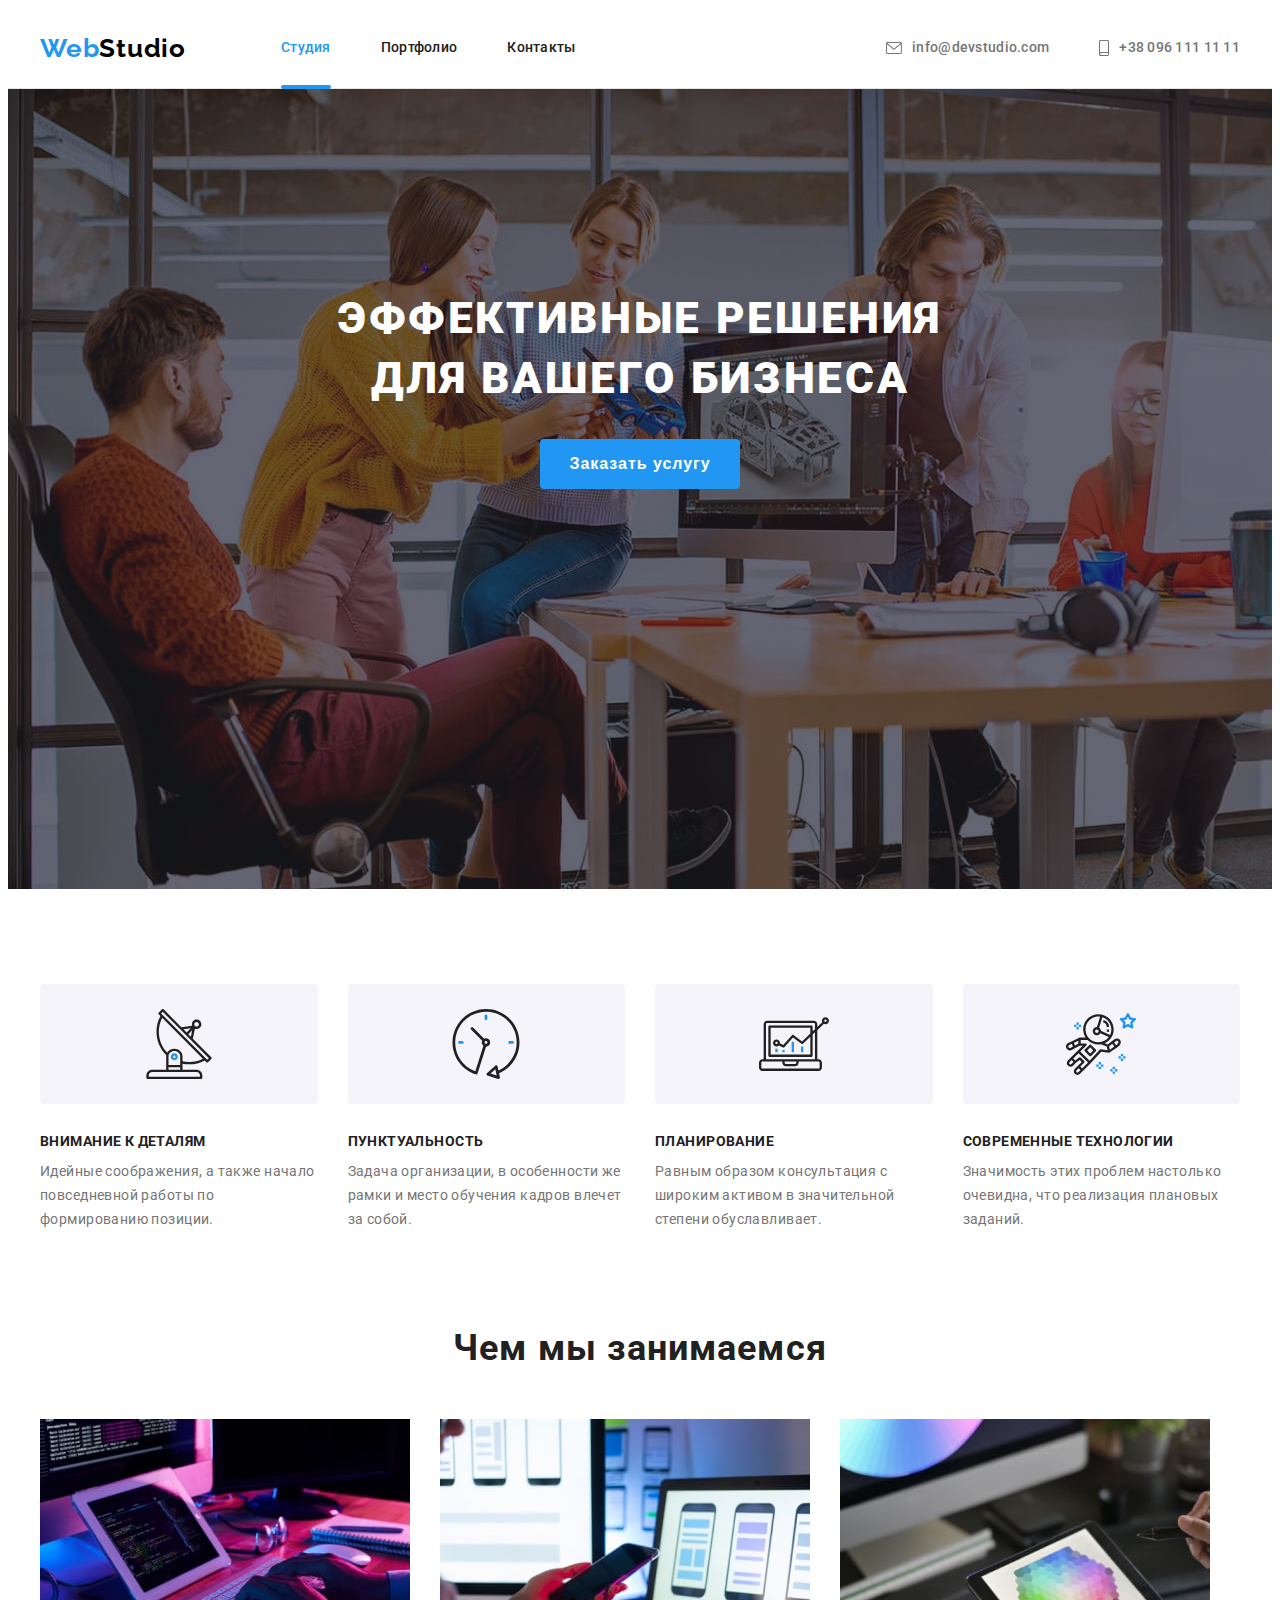
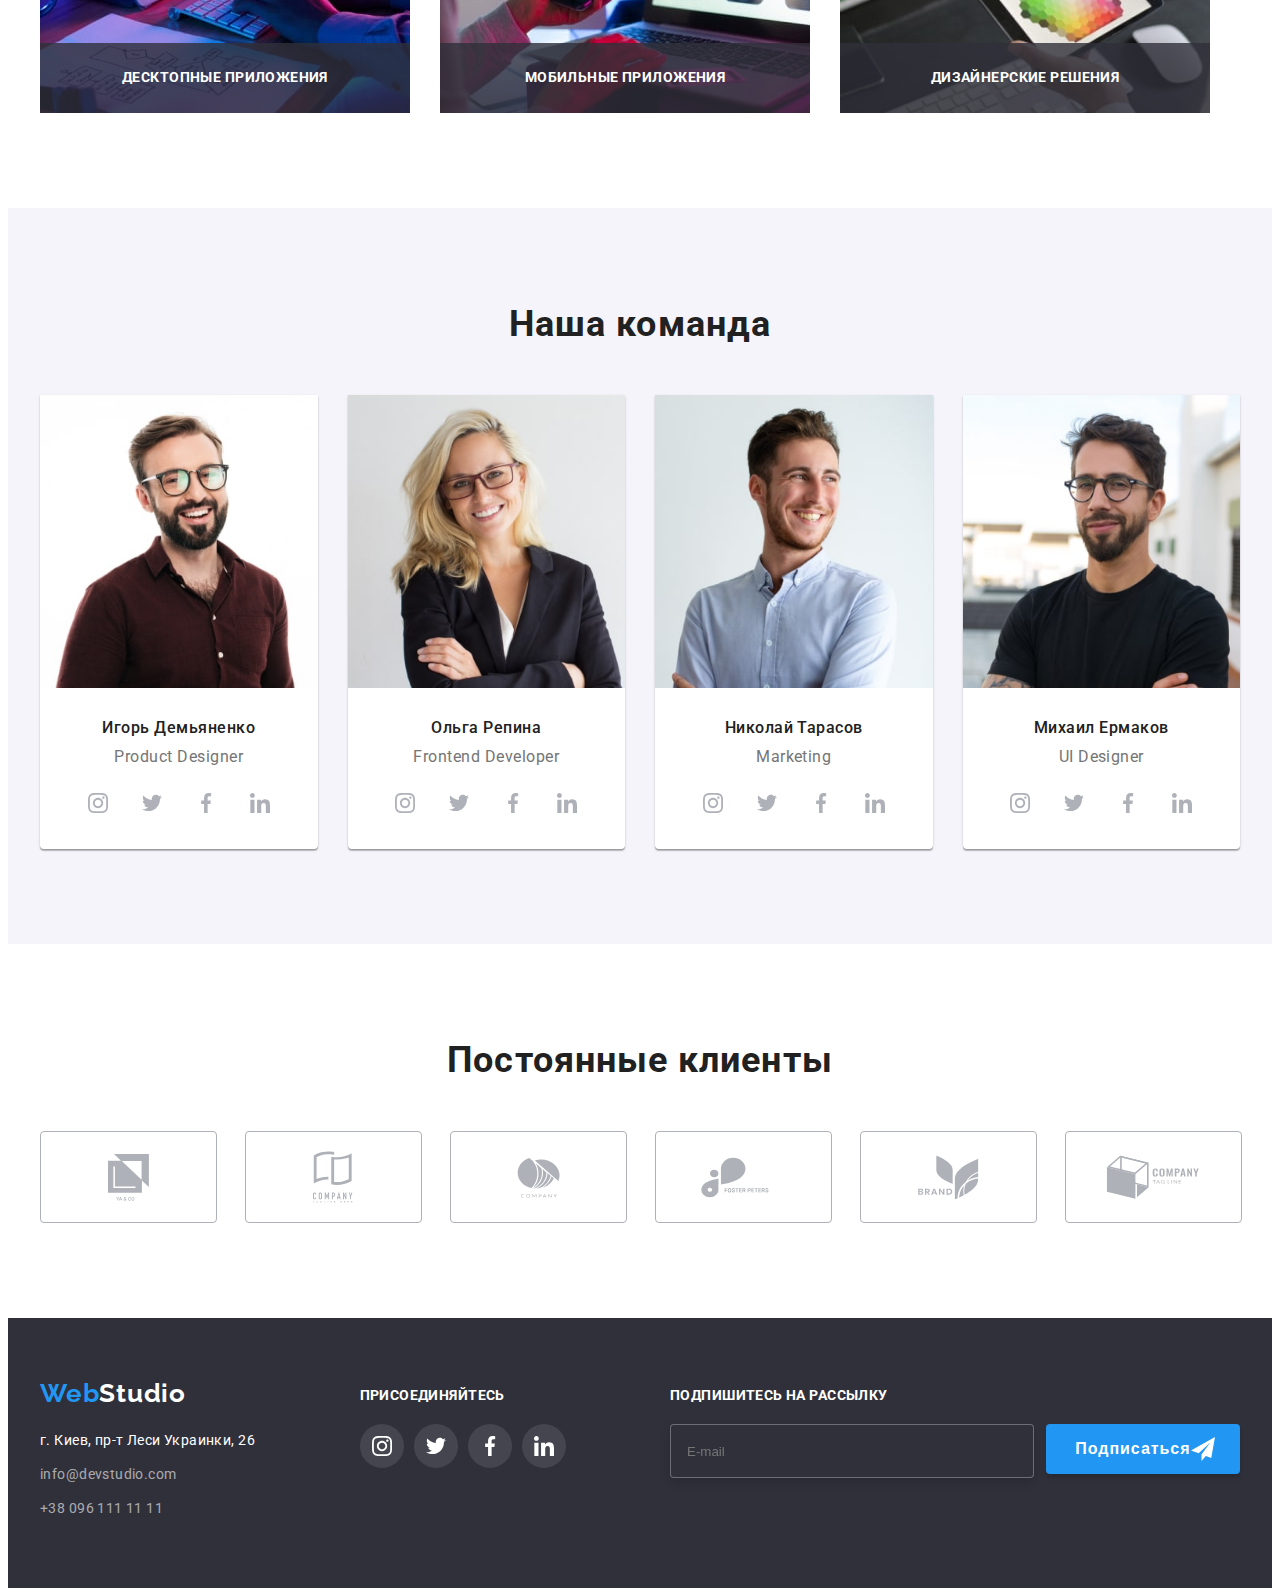
<file: index.html>
<!DOCTYPE html>
<html lang="ru">
  <head>
    <meta charset="UTF-8" />
    <meta http-equiv="X-UA-Compatible" content="IE=edge" />
    <meta name="viewport" content="width=device-width, initial-scale=1.0" />
    <title>Web Studio</title>
    <link rel="preconnect" href="https://fonts.googleapis.com" />
    <link rel="preconnect" href="https://fonts.gstatic.com" crossorigin />
    <link
      href="https://fonts.googleapis.com/css2?family=Raleway:wght@700&family=Roboto:wght@400;500;700;900&display=swap"
      rel="stylesheet"
    />
    <link
      rel="stylesheet"
      href="https://cdnjs.cloudflare.com/ajax/libs/modern-normalize/1.1.0/modern-normalize.min.css"
      integrity="sha512-wpPYUAdjBVSE4KJnH1VR1HeZfpl1ub8YT/NKx4PuQ5NmX2tKuGu6U/JRp5y+Y8XG2tV+wKQpNHVUX03MfMFn9Q=="
      crossorigin="anonymous"
      referrerpolicy="no-referrer"
    />
    <link rel="stylesheet" href="./css/main.min.css" />
  </head>

  <body>
    <!-----------------шапка сайта-------------->
    <header class="header">
      <div class="container">
        <nav class="header-navigation">
          <a lang="en" href="" class="site__logo link"> <span class="logo-web">Web</span>Studio</a>
          <ul class="header-list list">
            <li class="header-list__item">
              <a class="header-list__link link current" href="./index.html">Студия</a>
            </li>
            <li class="header-list__item">
              <a class="header-list__link link" href="./portfolio.html">Портфолио</a>
            </li>
            <li class="header-list__item">
              <a class="header-list__link link" href="">Контакты</a>
            </li>
          </ul>
        </nav>
        <div class="header-info">
          <a class="header-info__mail link" href="mailto:info@devstudio.com">
            <svg class="icon-contact" width="16" height="12">
              <use href="./images/sprite.svg#icon-envelope"></use>
            </svg>
            info@devstudio.com</a
          >
          <a class="header-info__tel link" href="tel:+380961111111">
            <svg class="icon-contact" width="10" height="16">
              <use href="./images/sprite.svg#icon-smartphone"></use>
            </svg>
            +38 096 111 11 11</a
          >
        </div>
        <button class="menu-open" data-menu-open>
          <svg width="24" height="16">
            <use href="./images/sprite.svg#icon-menu"></use>
          </svg>
        </button>
      </div>
      <div class="mob-menu is-hidden" data-menu>
        <button class="menu-close" data-menu-close>
          <svg width="18" height="18">
            <use href="./images/sprite.svg#icon-vector"></use>
          </svg>
        </button>
        <ul class="mob-menu-list list">
          <li class="mob-menu-list__item">
            <a class="mob-menu-list__link link current" href="./index.html">Студия</a>
          </li>
          <li class="mob-menu-list__item">
            <a class="mob-menu-list__link link" href="./portfolio.html">Портфолио</a>
          </li>
          <li class="mob-menu-list__item">
            <a class="mob-menu-list__link link" href="">Контакты</a>
          </li>
        </ul>
        <div class="connect-menu">
          <a class="mob-menu__tel link" href="tel:+380961111111"> +38 096 111 11 11</a>
          <a class="mob-menu__mail link" href="mailto:info@devstudio.com"> info@devstudio.com</a>
          <ul class="soc-menu-list list">
            <li class="soc-menu-list__item">
              <a class="soc-menu-list__link" href="">Instagram <span class="pun"> | </span></a>
            </li>
            <li class="soc-menu-list__item">
              <a class="soc-menu-list__link" href="">Twitter <span class="pun"> | </span></a>
            </li>
            <li class="soc-menu-list__item">
              <a class="soc-menu-list__link" href="">Facebook <span class="pun"> | </span></a>
            </li>
            <li class="soc-menu-list__item">
              <a class="soc-menu-list__link" href="">LinkedIn</a>
            </li>
          </ul>
        </div>
      </div>
    </header>
    <!----------------Oсновной контент---------->
    <main>
      <section class="hero">
        <div class="container hero-container">
          <h1 class="title">
            Эффективные решения <br />
            для вашего бизнеса
          </h1>
          <button class="hero-center__button" type="button" data-modal-open>Заказать услугу</button>
        </div>
      </section>
      <!-----------наши преимущества---------->
      <section class="our-advantages">
        <div class="container">
          <ul class="advantages-list list">
            <li class="advantages-list__item">
              <div class="icon-svg">
                <svg class="icon-advantages" width="70" height="70">
                  <use href="./images/sprite.svg#icon-antenna"></use>
                </svg>
              </div>
              <h3 class="advantages-list__title">Внимание к деталям</h3>
              <p class="description">
                Идейные соображения, а также начало повседневной работы по формированию позиции.
              </p>
            </li>
            <li class="advantages-list__item">
              <div class="icon-svg">
                <svg class="icon-advantages" width="70" height="70">
                  <use href="./images/sprite.svg#icon-clock"></use>
                </svg>
              </div>
              <h3 class="advantages-list__title">Пунктуальность</h3>
              <p class="description">
                Задача организации, в особенности же рамки и место обучения кадров влечет за собой.
              </p>
            </li>
            <li class="advantages-list__item">
              <div class="icon-svg">
                <svg class="icon-advantages" width="70" height="70">
                  <use href="./images/sprite.svg#icon-diagram"></use>
                </svg>
              </div>
              <h3 class="advantages-list__title">Планирование</h3>
              <p class="description">
                Равным образом консультация с широким активом в значительной степени обуславливает.
              </p>
            </li>
            <li class="advantages-list__item">
              <div class="icon-svg">
                <svg class="icon-advantages" width="70" height="70">
                  <use href="./images/sprite.svg#icon-astronaut"></use>
                </svg>
              </div>
              <h3 class="advantages-list__title">Современные технологии</h3>
              <p class="description">
                Значимость этих проблем настолько очевидна, что реализация плановых заданий.
              </p>
            </li>
          </ul>
        </div>
      </section>
      <!-----------наши навыки---------->
      <section class="our-skills">
        <div class="container">
          <h2 class="skills-list__title">Чем мы занимаемся</h2>
          <ul class="skills-list list">
            <li class="skills-list__item">
              <img
                srcset="
                  ./images/about/desk-app.jpg  1x,
                  ./images/about/desk-app2.jpg 2x,
                  ./images/about/desk-app3.jpg 3x
                "
                src="./images/about/desk-app.jpg"
                alt="Пишем код"
                width="370"
                height="294"
              />
              <h3 class="skills-list__text">Десктопные приложения</h3>
            </li>
            <li class="skills-list__item">
              <img
                srcset="
                  ./images/about/mobile-version.jpg  1x,
                  ./images/about/mobile-version2.jpg 2x,
                  ./images/about/mobile-version3.jpg 3x
                "
                src="./images/about/mobile-version.jpg"
                alt="Делаем для телефона"
                width="370"
                height="294"
              />
              <h3 class="skills-list__text">Мобильные приложения</h3>
            </li>
            <li class="skills-list__item">
              <img
                srcset="
                  ./images/about/designer-color.jpg  1x,
                  ./images/about/designer-color2.jpg 2x,
                  ./images/about/designer-color3.jpg 3x
                "
                src="./images/about/designer-color.jpg"
                alt="Колористика"
                width="370"
                height="294"
              />
              <h3 class="skills-list__text">Дизайнерские решения</h3>
            </li>
          </ul>
        </div>
      </section>
      <!-----------наша команда---------->
      <section class="our-team">
        <div class="container">
          <h2 class="team-list__title">Наша команда</h2>
          <ul class="team-list list">
            <li class="team-list__item">
              <img
                srcset="
                  ./images/team/p-designer.jpg  1x,
                  ./images/team/p-designer2.jpg 2x,
                  ./images/team/p-designer3.jpg 3x
                "
                src="./images/team/p-designer.jpg"
                alt="Фото сотрудника"
                width="270"
                height="260"
              />
              <h3 class="name">Игорь Демьяненко</h3>
              <p lang="en" class="tech-skill">Product Designer</p>
              <ul class="soc-icon">
                <li class="soc-item__icon">
                  <a class="soc-team__icon" href="">
                    <svg class="soc-icon__link" width="20" height="20">
                      <use href="./images/sprite.svg#icon-instagram"></use>
                    </svg>
                  </a>
                </li>
                <li class="soc-item__icon">
                  <a class="soc-team__icon" href="">
                    <svg class="soc-icon__link" width="20" height="20">
                      <use href="./images/sprite.svg#icon-twitter"></use>
                    </svg>
                  </a>
                </li>
                <li class="soc-item__icon">
                  <a class="soc-team__icon" href="">
                    <svg class="soc-icon__link" width="20" height="20">
                      <use href="./images/sprite.svg#icon-facebook"></use>
                    </svg>
                  </a>
                </li>
                <li class="soc-item__icon">
                  <a class="soc-team__icon" href="">
                    <svg class="soc-icon__link" width="20" height="20">
                      <use href="./images/sprite.svg#icon-linkedin"></use>
                    </svg>
                  </a>
                </li>
              </ul>
            </li>
            <li class="team-list__item">
              <img
                srcset="
                  ./images/team/front.jpg  1x,
                  ./images/team/front2.jpg 2x,
                  ./images/team/front3.jpg 3x
                "
                src="./images/team/front.jpg"
                alt="Фото сотрудника"
                width="270"
                height="260"
              />
              <h3 class="name">Ольга Репина</h3>
              <p lang="en" class="tech-skill">Frontend Developer</p>
              <ul class="soc-icon">
                <li class="soc-item__icon">
                  <a class="soc-team__icon" href="">
                    <svg class="soc-icon__link" width="20" height="20">
                      <use href="./images/sprite.svg#icon-instagram"></use>
                    </svg>
                  </a>
                </li>
                <li class="soc-item__icon">
                  <a class="soc-team__icon" href="">
                    <svg class="soc-icon__link" width="20" height="20">
                      <use href="./images/sprite.svg#icon-twitter"></use>
                    </svg>
                  </a>
                </li>
                <li class="soc-item__icon">
                  <a class="soc-team__icon" href="">
                    <svg class="soc-icon__link" width="20" height="20">
                      <use href="./images/sprite.svg#icon-facebook"></use>
                    </svg>
                  </a>
                </li>
                <li class="soc-item__icon">
                  <a class="soc-team__icon" href="">
                    <svg class="soc-icon__link" width="20" height="20">
                      <use href="./images/sprite.svg#icon-linkedin"></use>
                    </svg>
                  </a>
                </li>
              </ul>
            </li>
            <li class="team-list__item">
              <img
                srcset="
                  ./images/team/m.marketing.jpg  1x,
                  ./images/team/m.marketing2.jpg 2x,
                  ./images/team/m.marketing3.jpg 3x
                "
                src="./images/team/m.marketing.jpg"
                alt="Фото сотрудника"
                width="270"
                height="260"
              />
              <h3 class="name">Николай Тарасов</h3>
              <p lang="en" class="tech-skill">Marketing</p>
              <ul class="soc-icon">
                <li class="soc-item__icon">
                  <a class="soc-team__icon" href="">
                    <svg class="soc-icon__link" width="20" height="20">
                      <use href="./images/sprite.svg#icon-instagram"></use>
                    </svg>
                  </a>
                </li>
                <li class="soc-item__icon">
                  <a class="soc-team__icon" href="">
                    <svg class="soc-icon__link" width="20" height="20">
                      <use href="./images/sprite.svg#icon-twitter"></use>
                    </svg>
                  </a>
                </li>
                <li class="soc-item__icon">
                  <a class="soc-team__icon" href="">
                    <svg class="soc-icon__link" width="20" height="20">
                      <use href="./images/sprite.svg#icon-facebook"></use>
                    </svg>
                  </a>
                </li>
                <li class="soc-item__icon">
                  <a class="soc-team__icon" href="">
                    <svg class="soc-icon__link" width="20" height="20">
                      <use href="./images/sprite.svg#icon-linkedin"></use>
                    </svg>
                  </a>
                </li>
              </ul>
            </li>
            <li class="team-list__item">
              <img
                srcset="
                  ./images/team/ui-designer.jpg  1x,
                  ./images/team/ui-designer2.jpg 2x,
                  ./images/team/ui-designer3.jpg 3x
                "
                src="./images/team/ui-designer.jpg"
                alt="Фото сотрудника"
                width="270"
                height="260"
              />
              <h3 class="name">Михаил Ермаков</h3>
              <p lang="en" class="tech-skill">UI Designer</p>
              <ul class="soc-icon">
                <li class="soc-item__icon">
                  <a class="soc-team__icon" href="">
                    <svg class="soc-icon__link" width="20" height="20">
                      <use href="./images/sprite.svg#icon-instagram"></use>
                    </svg>
                  </a>
                </li>
                <li class="soc-item__icon">
                  <a class="soc-team__icon" href="">
                    <svg class="soc-icon__link" width="20" height="20">
                      <use href="./images/sprite.svg#icon-twitter"></use>
                    </svg>
                  </a>
                </li>
                <li class="soc-item__icon">
                  <a class="soc-team__icon" href="">
                    <svg class="soc-icon__link" width="20" height="20">
                      <use href="./images/sprite.svg#icon-facebook"></use>
                    </svg>
                  </a>
                </li>
                <li class="soc-item__icon">
                  <a class="soc-team__icon" href="">
                    <svg class="soc-icon__link" width="20" height="20">
                      <use href="./images/sprite.svg#icon-linkedin"></use>
                    </svg>
                  </a>
                </li>
              </ul>
            </li>
          </ul>
        </div>
      </section>
      <!------------------------------- regular clients ----------------------------->
      <section class="page-clients">
        <div class="container">
          <h2 class="clients-list__title">Постоянные клиенты</h2>
          <ul class="clients-list list">
            <li class="clients-list__item">
              <a class="clients-list__icon" href="">
                <div class="clients-svg">
                  <svg class="clients-link" width="41" height="47">
                    <use href="./images/sprite.svg#icon-group-1"></use>
                  </svg>
                </div>
              </a>
            </li>
            <li class="clients-list__item">
              <a class="clients-list__icon" href="">
                <div class="clients-svg">
                  <svg class="clients-link" width="40" height="52">
                    <use href="./images/sprite.svg#icon-group-2"></use>
                  </svg>
                </div>
              </a>
            </li>
            <li class="clients-list__item">
              <a class="clients-list__icon" href="">
                <div class="clients-svg">
                  <svg class="clients-link" width="43" height="41">
                    <use href="./images/sprite.svg#icon-group-3"></use>
                  </svg>
                </div>
              </a>
            </li>
            <li class="clients-list__item">
              <a class="clients-list__icon" href="">
                <div class="clients-svg">
                  <svg class="clients-link" width="84" height="41">
                    <use href="./images/sprite.svg#icon-group-4"></use>
                  </svg>
                </div>
              </a>
            </li>
            <li class="clients-list__item">
              <a class="clients-list__icon" href="">
                <div class="clients-svg">
                  <svg class="clients-link" width="63" height="45">
                    <use href="./images/sprite.svg#icon-group-5"></use>
                  </svg>
                </div>
              </a>
            </li>
            <li class="clients-list__item">
              <a class="clients-list__icon" href="">
                <div class="clients-svg">
                  <svg class="clients-link" width="94" height="44">
                    <use href="./images/sprite.svg#icon-group-6"></use>
                  </svg>
                </div>
              </a>
            </li>
          </ul>
        </div>
      </section>
    </main>

    <!------------------------------- подвал сайта ------------------------------->

    <footer class="footer">
      <div class="container">
        <div class="container-address">
          <!------------------------------- left-hand side ------------------------------>

          <div class="address">
            <a lang="en" href="" class="footer-site-logo link">
              <span class="logo-web">Web</span>Studio</a
            >
            <address>
              <ul class="address-list list">
                <li>
                  <a
                    class="address-city link"
                    href="https://goo.gl/maps/S4capbAonis65CzF8"
                    target="blank"
                    rel="noopener noreferrer"
                    >г. Киев, пр-т Леси Украинки, 26</a
                  >
                </li>
                <li class="mail">
                  <a class="address-link link" href="mailto:info@devstudio.com"
                    >info@devstudio.com</a
                  >
                </li>
                <li>
                  <a class="address-link link" href="tel:+380961111111">+38 096 111 11 11</a>
                </li>
              </ul>
            </address>
          </div>

          <!------------------------------- Central side --------------------------------->

          <div class="social-link">
            <b class="join-in">присоединяйтесь</b>
            <ul class="social-list">
              <li class="social-list__item-icon">
                <a class="social-list__link-icon" href="">
                  <svg class="icon-link" width="20" height="20">
                    <use href="./images/sprite.svg#icon-instagram"></use>
                  </svg>
                </a>
              </li>
              <li class="social-list__item-icon">
                <a class="social-list__link-icon" href="">
                  <svg class="icon-link" width="20" height="20">
                    <use href="./images/sprite.svg#icon-twitter"></use>
                  </svg>
                </a>
              </li>
              <li class="social-list__item-icon">
                <a class="social-list__link-icon" href="">
                  <svg class="icon-link" width="20" height="20">
                    <use href="./images/sprite.svg#icon-facebook"></use>
                  </svg>
                </a>
              </li>
              <li class="social-list__item-icon">
                <a class="social-list__link-icon" href="">
                  <svg class="icon-link" width="20" height="20">
                    <use href="./images/sprite.svg#icon-linkedin"></use>
                  </svg>
                </a>
              </li>
            </ul>
          </div>

          <!------------------------------- Right side ----------------------------------->

          <div class="subscription">
            <b class="join-in">подпишитесь на рассылку</b>
            <form action="#" class="speaker-form">
              <label for="subscript"></label>
              <input
                type="email"
                id="subscript"
                name="mail"
                class="footer-input"
                placeholder="E-mail"
              />
              <button type="submit" class="speaker-btn">
                Подписаться
                <svg class="speaker-icon" width="24" height="24">
                  <use href="./images/sprite.svg#icon-send"></use>
                </svg>
              </button>
            </form>
          </div>
        </div>
      </div>
    </footer>

    <!------------------------------- Modal ----------------------------------->

    <div class="backdrop is-hidden" data-modal>
      <div class="modal">
        <button type="button" class="btn-icon" data-modal-close>
          <svg class="modal-icon" width="11" height="11">
            <use href="./images/sprite.svg#icon-vector"></use>
          </svg>
        </button>
        <form action="#" class="modal-form">
          <b class="modal-title">Оставьте свои данные, мы вам перезвоним</b>
          <div class="modal-form-field">
            <label for="input-name" class="modal-form-label">Имя</label>
            <div class="input-wrap">
              <input type="text" id="input-name" class="modal-form-input" name="modal-name" />
              <svg class="modal-form-icon" width="12" height="12">
                <use href="./images/sprite.svg#icon-user"></use>
              </svg>
            </div>
          </div>
          <div class="modal-form-field">
            <label for="input-tel" class="modal-form-label">Телефон</label>
            <div class="input-wrap">
              <input type="tel" id="input-tel" class="modal-form-input" name="modal-name" />
              <svg class="modal-form-icon" width="13" height="13">
                <use href="./images/sprite.svg#icon-phone"></use>
              </svg>
            </div>
          </div>
          <div class="modal-form-field">
            <label for="input-mail" class="modal-form-label">Почта</label>
            <div class="input-wrap">
              <input type="mail" id="input-mail" class="modal-form-input" name="modal-name" />
              <svg class="modal-form-icon" width="15" height="12">
                <use href="./images/sprite.svg#icon-email"></use>
              </svg>
            </div>
          </div>
          <div class="modal-form-field">
            <label for="comment" class="modal-form-label">Комментарий</label>
            <textarea
              name="modal-comment"
              id="comment"
              placeholder="Введите текст"
              class="modal-comment"
            ></textarea>
          </div>
          <div class="modal-form-field">
            <input type="checkbox" id="check" name="policy" class="visually-hidden checkbox" />
            <label for="check" class="check-lable">
              <span class="modal-check">
                <svg class="" width="11" height="8">
                  <use href="./images/sprite.svg#icon-check"></use>
                </svg>
              </span>
              <span class="check-policy">
                Соглашаюсь с рассылкой и принимаю
                <a class="check-link" href="">Условия договора</a>
              </span>
            </label>
          </div>
          <button type="submit" class="form-btn">Отправить</button>
        </form>
      </div>
    </div>
    <script src="./js/modal.js"></script>
    <script src="./js/menu.js"></script>
  </body>
</html>
</file>
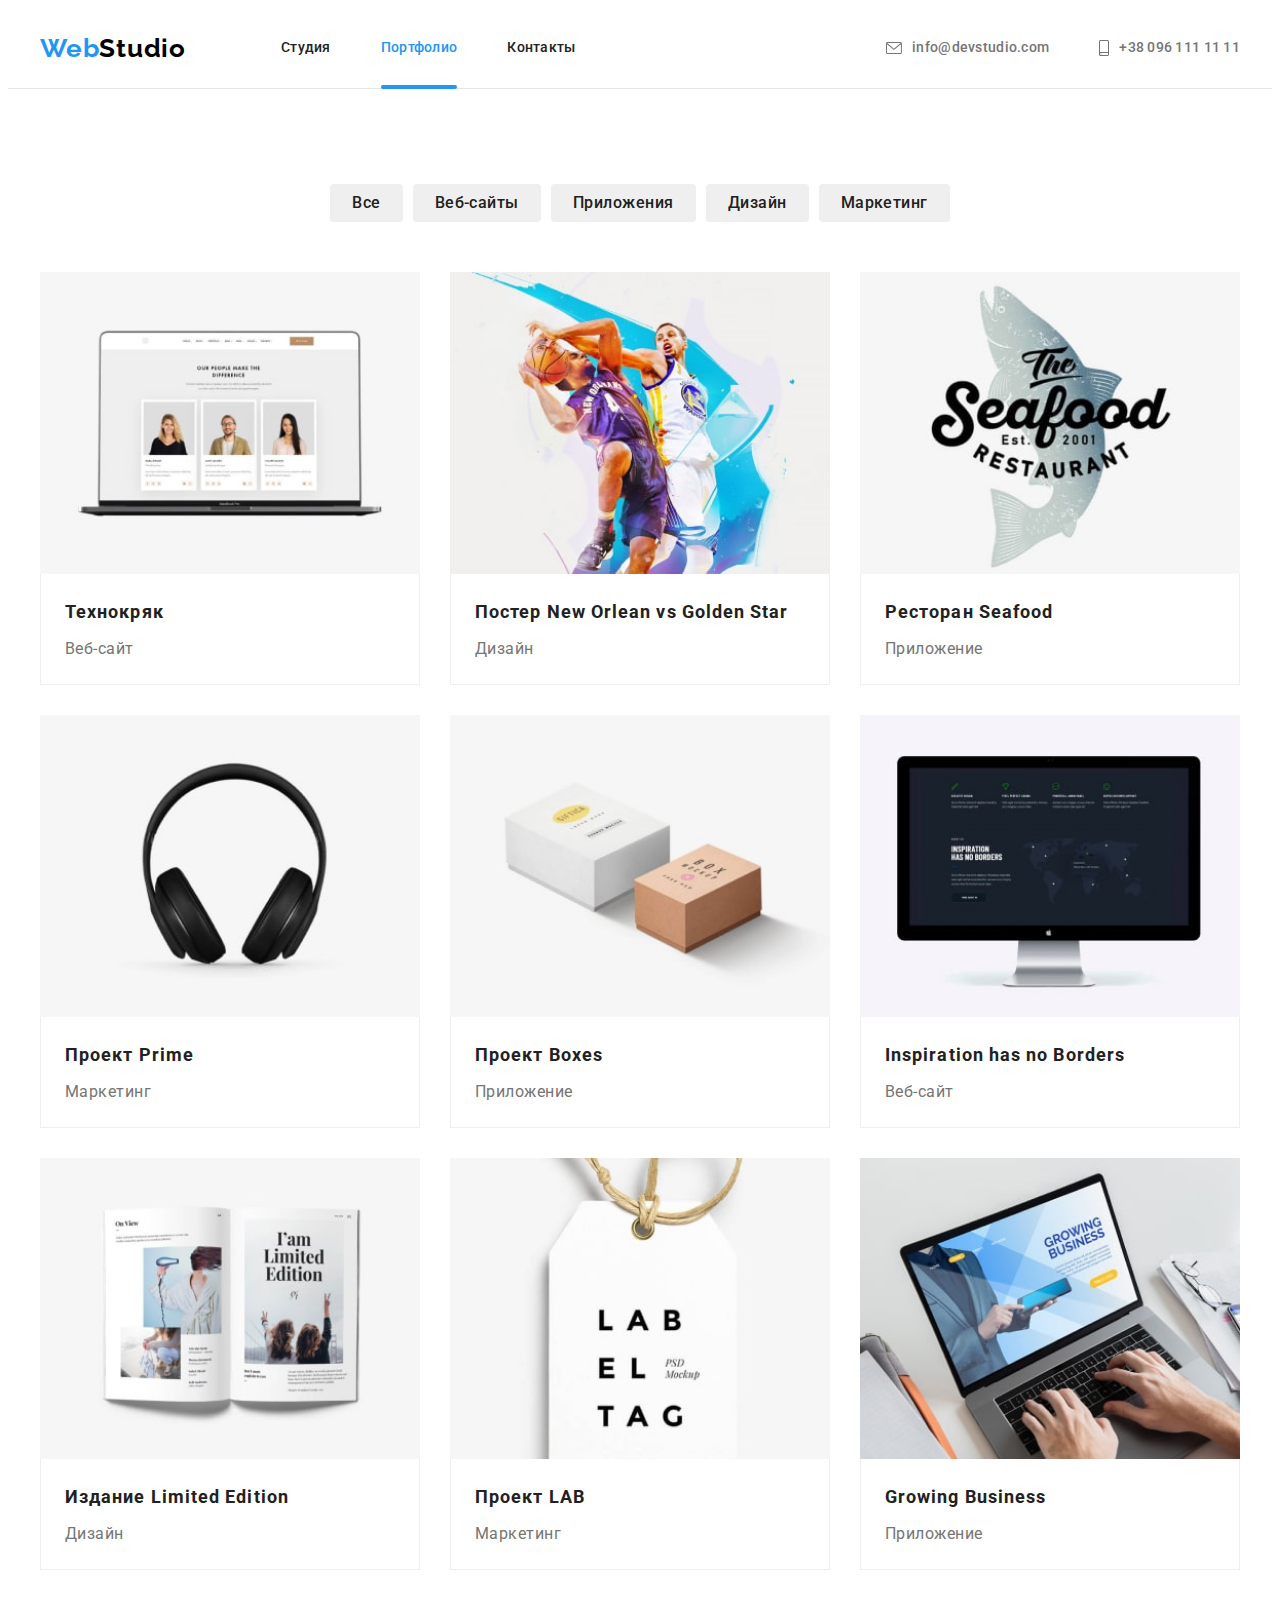
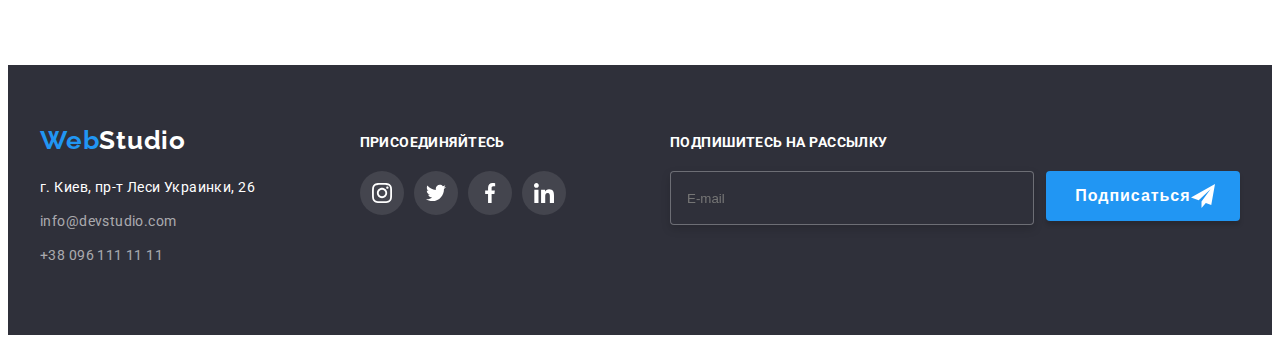
<file: portfolio.html>
<!DOCTYPE html>
<html lang="ru">
  <head>
    <meta charset="UTF-8" />
    <meta http-equiv="X-UA-Compatible" content="IE=edge" />
    <meta name="viewport" content="width=device-width, initial-scale=1.0" />
    <title>Web Studio/Porfolio</title>
    <link rel="preconnect" href="https://fonts.googleapis.com" />
    <link rel="preconnect" href="https://fonts.gstatic.com" crossorigin />
    <link
      href="https://fonts.googleapis.com/css2?family=Raleway:wght@700&family=Roboto:wght@400;500;700;900&display=swap"
      rel="stylesheet"
    />
    <link
      rel="stylesheet"
      href="https://cdnjs.cloudflare.com/ajax/libs/modern-normalize/1.1.0/modern-normalize.min.css"
      integrity="sha512-wpPYUAdjBVSE4KJnH1VR1HeZfpl1ub8YT/NKx4PuQ5NmX2tKuGu6U/JRp5y+Y8XG2tV+wKQpNHVUX03MfMFn9Q=="
      crossorigin="anonymous"
      referrerpolicy="no-referrer"
    />
    <link rel="stylesheet" href="./css/main.min.css" />
  </head>

  <body>
    <!----------------------шапка сайта-------------->
    <header class="header">
      <div class="container">
        <nav class="header-navigation">
          <a lang="en" href="" class="site__logo link"> <span class="logo-web">Web</span>Studio</a>
          <ul class="header-list list">
            <li class="header-list__item">
              <a class="header-list__link link" href="./index.html">Студия</a>
            </li>
            <li class="header-list__item">
              <a class="header-list__link link current" href="./portfolio.html">Портфолио</a>
            </li>
            <li class="header-list__item">
              <a class="header-list__link link" href="">Контакты</a>
            </li>
          </ul>
        </nav>
        <div class="header-info">
          <a class="header-info__mail link" href="mailto:info@devstudio.com">
            <svg class="icon-contact" width="16" height="12">
              <use href="./images/sprite.svg#icon-envelope"></use>
            </svg>
            info@devstudio.com</a
          >
          <a class="header-info__tel link" href="tel:+380961111111">
            <svg class="icon-contact" width="10" height="16">
              <use href="./images/sprite.svg#icon-smartphone"></use>
            </svg>
            +38 096 111 11 11</a
          >
        </div>
        <button class="menu-open" data-menu-open>
          <svg width="24" height="16">
            <use href="./images/sprite.svg#icon-menu"></use>
          </svg>
        </button>
      </div>
      <div class="mob-menu is-hidden" data-menu>
        <button class="menu-close" data-menu-close>
          <svg width="18" height="18">
            <use href="./images/sprite.svg#icon-vector"></use>
          </svg>
        </button>
        <ul class="mob-menu-list list">
          <li class="mob-menu-list__item">
            <a class="mob-menu-list__link link current" href="./index.html">Студия</a>
          </li>
          <li class="mob-menu-list__item">
            <a class="mob-menu-list__link link" href="./portfolio.html">Портфолио</a>
          </li>
          <li class="mob-menu-list__item">
            <a class="mob-menu-list__link link" href="">Контакты</a>
          </li>
        </ul>
        <div class="connect-menu">
          <a class="mob-menu__tel link" href="tel:+380961111111"> +38 096 111 11 11</a>
          <a class="mob-menu__mail link" href="mailto:info@devstudio.com"> info@devstudio.com</a>
          <ul class="soc-menu-list list">
            <li class="soc-menu-list__item">
              <a class="soc-menu-list__link" href="">Instagram <span class="pun"> | </span></a>
            </li>
            <li class="soc-menu-list__item">
              <a class="soc-menu-list__link" href="">Twitter <span class="pun"> | </span></a>
            </li>
            <li class="soc-menu-list__item">
              <a class="soc-menu-list__link" href="">Facebook <span class="pun"> | </span></a>
            </li>
            <li class="soc-menu-list__item">
              <a class="soc-menu-list__link" href="">LinkedIn</a>
            </li>
          </ul>
        </div>
      </div>
    </header>
    <!---------------------Основной контент-------------->
    <main>
      <!---------------------фильтры-------------->
      <section class="portfolio">
        <div class="container filter-list">
          <ul class="portfolio-filter-list list">
            <li class="filter-item"><button class="filter-button" type="button">Все</button></li>
            <li class="filter-item">
              <button class="filter-button" type="button">Веб-сайты</button>
            </li>
            <li class="filter-item">
              <button class="filter-button" type="button">Приложения</button>
            </li>
            <li class="filter-item"><button class="filter-button" type="button">Дизайн</button></li>
            <li class="filter-item">
              <button class="filter-button" type="button">Маркетинг</button>
            </li>
          </ul>
        </div>
        <!---------------портфолио------------->
        <div class="container">
          <ul class="portfolio-list list">
            <li class="portfolio-item">
              <a class="portfolio-link link" href="">
                <div class="exemple-photo">
                  <img
                    srcset="
                      ./images/projects/notebook.jpg  1x,
                      ./images/projects/notebook2.jpg 2x,
                      ./images/projects/notebook3.jpg 3x
                    "
                    src="./images/projects/notebook.jpg"
                    alt="ноутбук"
                    width="370"
                    height="294"
                  />
                  <p class="text">
                    Технокряк это современная площадка распространения коронавируса. Компании
                    используют эту платформу для цифрового шпионажа и атак на защищённые сервера
                    конкурентов.
                  </p>
                </div>
                <div class="exemple-description">
                  <h3 class="title-name">Технокряк</h3>
                  <p class="filter">Веб-сайт</p>
                </div>
              </a>
            </li>
            <li class="portfolio-item">
              <a class="portfolio-link link" href="">
                <div class="exemple-photo">
                  <img
                    srcset="
                      ./images/projects/basket.jpg  1x,
                      ./images/projects/basket2.jpg 2x,
                      ./images/projects/basket3.jpg 3x
                    "
                    src="./images/projects/basket.jpg"
                    alt="баскетбол"
                    width="370"
                    height="294"
                  />
                  <p class="text">
                    Технокряк это современная площадка распространения коронавируса. Компании
                    используют эту платформу для цифрового шпионажа и атак на защищённые сервера
                    конкурентов.
                  </p>
                </div>
                <div class="exemple-description">
                  <h3 class="title-name">Постер New Orlean vs Golden Star</h3>
                  <p class="filter">Дизайн</p>
                </div>
              </a>
            </li>
            <li class="portfolio-item">
              <a class="portfolio-link link" href="">
                <div class="exemple-photo">
                  <img
                    srcset="
                      ./images/projects/logoapp.jpg  1x,
                      ./images/projects/logoapp2.jpg 2x,
                      ./images/projects/logoapp3.jpg 3x
                    "
                    src="./images/projects/logoapp.jpg"
                    alt="лого ресторана"
                    width="370"
                    height="294"
                  />
                  <p class="text">
                    Технокряк это современная площадка распространения коронавируса. Компании
                    используют эту платформу для цифрового шпионажа и атак на защищённые сервера
                    конкурентов.
                  </p>
                </div>
                <div class="exemple-description">
                  <h3 class="title-name">Ресторан Seafood</h3>
                  <p class="filter">Приложение</p>
                </div>
              </a>
            </li>
            <li class="portfolio-item">
              <a class="portfolio-link link" href="">
                <div class="exemple-photo">
                  <img
                    srcset="
                      ./images/projects/headphones.jpg  1x,
                      ./images/projects/headphones2.jpg 2x,
                      ./images/projects/headphones3.jpg 3x
                    "
                    src="./images/projects/headphones.jpg"
                    alt="наушники"
                    width="370"
                    height="294"
                  />
                  <p class="text">
                    Технокряк это современная площадка распространения коронавируса. Компании
                    используют эту платформу для цифрового шпионажа и атак на защищённые сервера
                    конкурентов.
                  </p>
                </div>
                <div class="exemple-description">
                  <h3 class="title-name">Проект Prime</h3>
                  <p class="filter">Маркетинг</p>
                </div>
              </a>
            </li>
            <li class="portfolio-item">
              <a class="portfolio-link link" href="">
                <div class="exemple-photo">
                  <img
                    srcset="
                      ./images/projects/boxes.jpg  1x,
                      ./images/projects/boxes2.jpg 2x,
                      ./images/projects/boxes3.jpg 3x
                    "
                    src="./images/projects/boxes.jpg"
                    alt="короба"
                    width="370"
                    height="294"
                  />
                  <p class="text">
                    Технокряк это современная площадка распространения коронавируса. Компании
                    используют эту платформу для цифрового шпионажа и атак на защищённые сервера
                    конкурентов.
                  </p>
                </div>
                <div class="exemple-description">
                  <h3 class="title-name">Проект Boxes</h3>
                  <p class="filter">Приложение</p>
                </div>
              </a>
            </li>
            <li class="portfolio-item">
              <a class="portfolio-link link" href="">
                <div class="exemple-photo">
                  <img
                    srcset="
                      ./images/projects/desk.jpg  1x,
                      ./images/projects/desk2.jpg 2x,
                      ./images/projects/desk3.jpg 3x
                    "
                    src="./images/projects/desk.jpg"
                    alt="монитор"
                    width="370"
                    height="294"
                  />
                  <p class="text">
                    Технокряк это современная площадка распространения коронавируса. Компании
                    используют эту платформу для цифрового шпионажа и атак на защищённые сервера
                    конкурентов.
                  </p>
                </div>
                <div class="exemple-description">
                  <h3 class="title-name">Inspiration has no Borders</h3>
                  <p class="filter">Веб-сайт</p>
                </div>
              </a>
            </li>
            <li class="portfolio-item">
              <a class="portfolio-link link" href="">
                <div class="exemple-photo">
                  <img
                    srcset="
                      ./images/projects/book.jpg  1x,
                      ./images/projects/book2.jpg 2x,
                      ./images/projects/book3.jpg 3x
                    "
                    src="./images/projects/book.jpg"
                    alt="журнал"
                    width="370"
                    height="294"
                  />
                  <p class="text">
                    Технокряк это современная площадка распространения коронавируса. Компании
                    используют эту платформу для цифрового шпионажа и атак на защищённые сервера
                    конкурентов.
                  </p>
                </div>
                <div class="exemple-description">
                  <h3 class="title-name">Издание Limited Edition</h3>
                  <p class="filter">Дизайн</p>
                </div>
              </a>
            </li>
            <li class="portfolio-item">
              <a class="portfolio-link link" href="">
                <div class="exemple-photo">
                  <img
                    srcset="
                      ./images/projects/label.jpg  1x,
                      ./images/projects/label2.jpg 2x,
                      ./images/projects/label3.jpg 3x
                    "
                    src="./images/projects/label.jpg"
                    alt="этикетка"
                    width="370"
                    height="294"
                  />
                  <p class="text">
                    Технокряк это современная площадка распространения коронавируса. Компании
                    используют эту платформу для цифрового шпионажа и атак на защищённые сервера
                    конкурентов.
                  </p>
                </div>
                <div class="exemple-description">
                  <h3 class="title-name">Проект LAB</h3>
                  <p class="filter">Маркетинг</p>
                </div>
              </a>
            </li>
            <li class="portfolio-item">
              <a class="portfolio-link link" href="">
                <div class="exemple-photo">
                  <img
                    srcset="
                      ./images/projects/laptop.jpg  1x,
                      ./images/projects/laptop2.jpg 2x,
                      ./images/projects/laptop3.jpg 3x
                    "
                    src="./images/projects/laptop.jpg"
                    alt="нэтбук"
                    width="370"
                    height="294"
                  />
                  <p class="text">
                    Технокряк это современная площадка распространения коронавируса. Компании
                    используют эту платформу для цифрового шпионажа и атак на защищённые сервера
                    конкурентов.
                  </p>
                </div>
                <div class="exemple-description">
                  <h3 class="title-name">Growing Business</h3>
                  <p class="filter">Приложение</p>
                </div>
              </a>
            </li>
          </ul>
        </div>
      </section>
    </main>
    <!-----------------подвал сайта---------------->
    <footer class="footer">
      <div class="container">
        <div class="container-address">
          <!------------------------------- left-hand side ------------------------------>
          <div class="address">
            <a lang="en" href="" class="footer-site-logo link">
              <span class="logo-web">Web</span>Studio</a
            >
            <address>
              <ul class="address-list list">
                <li>
                  <a
                    class="address-city link"
                    href="https://goo.gl/maps/S4capbAonis65CzF8"
                    target="blank"
                    rel="noopener noreferrer"
                    >г. Киев, пр-т Леси Украинки, 26</a
                  >
                </li>
                <li class="mail">
                  <a class="address-link link" href="mailto:info@devstudio.com"
                    >info@devstudio.com</a
                  >
                </li>
                <li><a class="address-link link" href="tel:+380961111111">+38 096 111 11 11</a></li>
              </ul>
            </address>
          </div>
          <!------------------------------- Central side --------------------------------->
          <div class="social-link">
            <b class="join-in">присоединяйтесь</b>
            <ul class="social-list">
              <li class="social-list__item-icon">
                <a class="social-list__link-icon" href="">
                  <svg class="icon-link" width="20" height="20">
                    <use href="./images/sprite.svg#icon-instagram"></use>
                  </svg>
                </a>
              </li>
              <li class="social-list__item-icon">
                <a class="social-list__link-icon" href="">
                  <svg class="icon-link" width="20" height="20">
                    <use href="./images/sprite.svg#icon-twitter"></use>
                  </svg>
                </a>
              </li>
              <li class="social-list__item-icon">
                <a class="social-list__link-icon" href="">
                  <svg class="icon-link" width="20" height="20">
                    <use href="./images/sprite.svg#icon-facebook"></use>
                  </svg>
                </a>
              </li>
              <li class="social-list__item-icon">
                <a class="social-list__link-icon" href="">
                  <svg class="icon-link" width="20" height="20">
                    <use href="./images/sprite.svg#icon-linkedin"></use>
                  </svg>
                </a>
              </li>
            </ul>
          </div>
          <!------------------------------- Right side ----------------------------------->
          <div class="subscription">
            <b class="join-in">подпишитесь на рассылку</b>
            <form action="#" class="speaker-form">
              <label for="subscript"></label>
              <input
                type="email"
                id="subscript"
                name="mail"
                class="footer-input"
                placeholder="E-mail"
              />
              <button type="submit" class="speaker-btn">
                Подписаться
                <svg class="speaker-icon" width="24" height="24">
                  <use href="./images/sprite.svg#icon-send"></use>
                </svg>
              </button>
            </form>
          </div>
        </div>
      </div>
    </footer>
    <script src="./js/menu.js"></script>
  </body>
</html>
</file>
<file: css/main.min.css>
:root{--main-title-color: #ffffff;--secondary-title-color: #212121;--main-text-color: #757575;--secondary-text-color: #ffffff99;--accent-color: #2196f3;--card-shadow: 0px 2px 1px -1px rgba(0, 0, 0, 0.2),
    0px 1px 1px 0px rgba(0, 0, 0, 0.14), 0px 1px 3px 0px rgba(0, 0, 0, 0.12)}body{font-family:"Roboto", sans-serif}p,h1,h2,h3,h4,h5,h6{margin-top:0;margin-bottom:0}ul{margin:0;padding:0;list-style:none}img{display:block;width:100%;height:auto}button{cursor:pointer}.list{list-style:none}.link{text-decoration:none}.visually-hidden{position:absolute;width:1px;height:1px;margin:-1px;padding:0;overflow:hidden;border:0;clip:rect(0 0 0 0)}.container{width:100%;padding-left:15px;padding-right:15px;margin:0 auto}@media screen and (min-width: 480px){.container{width:480px}}@media screen and (min-width: 768px){.container{width:768px}}@media screen and (min-width: 1200px){.container{width:1200px}}.header{background-color:var(--main-title-color);border-bottom:1px solid #e5e5e5}.header .container{display:flex;align-items:center;justify-content:space-between;height:60px}@media screen and (min-width: 768px){.header .container{height:80px}}.site__logo{display:flex;margin-right:95px;font-family:Raleway, sans-serif;font-weight:bold;font-size:26px;line-height:1.19;letter-spacing:0.03em;color:#000000}@media screen and (min-width: 768px) and (max-width: 1199px){.site__logo{margin-right:75px}}.logo-web{color:var(--accent-color)}.header-navigation{display:flex;align-items:center}.header-list{display:flex;margin:0;padding:0}@media screen and (max-width: 767px){.header-list{display:none}}.header-list__item:not(:last-child){margin-right:50px}.header-list__link{position:relative;display:block;font-weight:500;font-size:14px;line-height:1.14;letter-spacing:0.02em;color:var(--secondary-title-color);padding-top:32px;padding-bottom:32px;transition:color 250ms cubic-bezier(0.4, 0, 0.2, 1)}.header-list__link.link.current{color:var(--accent-color)}.header-list__link.link.current::after{position:absolute;content:'';width:100%;height:4px;left:0;bottom:-1px;background-color:var(--accent-color);border-radius:2px}.header-info{display:flex;align-items:center}@media screen and (max-width: 767px){.header-info{display:none}}@media screen and (min-width: 768px) and (max-width: 1199px){.header-info{display:block}}.icon-contact{fill:currentColor;margin-right:10px}@media screen and (min-width: 1200px){.header-info__mail{margin-right:50px}}.header-info__mail,.header-info__tel{display:flex;align-items:center;font-weight:500;font-size:14px;line-height:1.14;letter-spacing:0.02em;color:var(--main-text-color);transition:color 250ms cubic-bezier(0.4, 0, 0.2, 1)}.header-info__mail:hover,.header-info__tel:hover{color:var(--accent-color)}.header-info__mail:focus,.header-info__tel:focus{color:var(--accent-color)}@media screen and (min-width: 768px) and (max-width: 1199px){.header-info__tel{margin-top:10px}}.mob-menu{width:100vw;height:100vh;position:fixed;background-color:#fff;top:0;padding-top:10px;padding-left:40px;padding-right:15px;z-index:999}.menu-open{width:40px;height:40px;background-color:transparent;fill:var(--secondary-title-color);border:none;transition:fill 250ms cubic-bezier(0.4, 0, 0.2, 1)}.menu-open:hover{fill:var(--accent-color)}.menu-open:focus{fill:var(--accent-color)}@media screen and (min-width: 768px){.menu-open{display:none}}.menu-close{width:40px;height:40px;background-color:transparent;fill:var(--secondary-title-color);border:none;display:block;margin-left:auto;transition:fill 250ms cubic-bezier(0.4, 0, 0.2, 1)}.menu-close:hover{fill:var(--accent-color)}.menu-close:focus{fill:var(--accent-color)}.connect-menu{position:absolute;display:flex;flex-direction:column;justify-content:space-between;bottom:0}.mob-menu-list__item:not(:last-child){margin-bottom:32px}.mob-menu-list__link{font-weight:500;font-size:40px;line-height:1.17;letter-spacing:0.02em;color:var(--secondary-title-color);transition:color 250ms cubic-bezier(0.4, 0, 0.2, 1)}.mob-menu-list__link:hover{color:var(--accent-color)}.mob-menu-list__link:focus{color:var(--accent-color)}.mob-menu__tel{display:block;font-weight:500;font-size:34px;line-height:1.17;letter-spacing:0.02em;color:var(--main-text-color);margin-bottom:32px;transition:color 250ms cubic-bezier(0.4, 0, 0.2, 1)}.mob-menu__tel:hover{color:var(--accent-color)}.mob-menu__tel:focus{color:var(--accent-color)}.mob-menu__mail{font-weight:500;font-size:24px;line-height:1.17;letter-spacing:0.02em;color:var(--main-text-color);transition:color 250ms cubic-bezier(0.4, 0, 0.2, 1)}.mob-menu__mail:hover{color:var(--accent-color)}.mob-menu__mail:focus{color:var(--accent-color)}.soc-menu-list{display:flex;margin-top:64px;margin-bottom:50px}.soc-menu-list__link{font-weight:500;font-size:18px;line-height:1.22;letter-spacing:0.02em;color:var(--accent-color);text-decoration:none}.pun{color:rgba(33,33,33,0.2);margin-right:10px;margin-left:5px}.mob-menu.is-hidden{opacity:0;visibility:hidden;pointer-events:none}.hero{max-width:480px;height:400px;margin-left:auto;margin-right:auto;padding-top:118px;background-color:#2f303a;background-image:linear-gradient(to right, rgba(47,48,58,0.4), rgba(47,48,58,0.4)),url(../images/hero-foto-mob.jpg);background-repeat:no-repeat;background-size:cover}@media (min-device-pixel-ratio: 2), (min-resolution: 192dpi), (min-resolution: 2dppx){.hero{background-image:linear-gradient(to right, rgba(47,48,58,0.4), rgba(47,48,58,0.4)),url(../images/hero-foto-mob2.jpg)}}@media screen and (min-width: 768px){.hero{min-width:768px;background-image:linear-gradient(to right, rgba(47,48,58,0.4), rgba(47,48,58,0.4)),url(../images/hero-foto-tab.jpg)}}@media screen and (min-width: 768px) and (min-device-pixel-ratio: 2), (min-resolution: 192dpi), (min-resolution: 2dppx){.hero{background-image:linear-gradient(to right, rgba(47,48,58,0.4), rgba(47,48,58,0.4)),url(../images/hero-foto-tab2.jpg)}}@media screen and (min-width: 1200px){.hero{max-width:1600px;height:600px;padding-top:200px;background-image:linear-gradient(to right, rgba(47,48,58,0.4), rgba(47,48,58,0.4)),url(../images/hero-foto2.jpg)}}@media screen and (min-width: 1200px) and (min-device-pixel-ratio: 2), (min-resolution: 192dpi), (min-resolution: 2dppx){.hero{background-image:linear-gradient(to right, rgba(47,48,58,0.4), rgba(47,48,58,0.4)),url(../images/hero-foto2.jpg)}}.title{font-weight:900;font-size:26px;line-height:1.62;text-align:center;letter-spacing:0.06em;text-transform:uppercase;color:var(--main-title-color);margin-bottom:30px}@media screen and (min-width: 1200px){.title{font-size:44px;line-height:1.36}}.hero-center__button{width:200px;height:50px;border-radius:4px;font-weight:bold;font-size:16px;line-height:1.88;display:block;letter-spacing:0.06em;color:var(--main-title-color);background-color:var(--accent-color);margin:0 auto;border:none}.our-advantages{background-color:var(--main-title-color);padding-top:60px;padding-bottom:60px}@media screen and (min-width: 1200px){.our-advantages{padding-top:95px;padding-bottom:95px}}.advantages-list{margin-bottom:-30px}@media screen and (min-width: 768px){.advantages-list{display:flex;flex-wrap:wrap;margin:-15px}}@media screen and (min-width: 1200px){.advantages-list{display:flex;margin:-15px}}.advantages-list__item{margin-bottom:30px}@media screen and (min-width: 768px){.advantages-list__item{flex-basis:calc(100% / 2 - 2 * 15px);margin:15px}}@media screen and (min-width: 1200px){.advantages-list__item{flex-basis:calc(100% / 4 - 2 * 15px);margin:15px}}.icon-svg{display:flex;justify-content:center;align-items:center;margin-bottom:30px;width:100%;height:120px;background-color:#f5f4fa;border-radius:4px}.advantages-list__title{font-weight:bold;font-size:14px;line-height:1.14;letter-spacing:0.03em;text-transform:uppercase;color:var(--secondary-title-color);margin-top:30px;margin-bottom:10px}@media screen and (max-width: 767px){.advantages-list__title{text-align:center}}.description{font-weight:normal;font-size:14px;line-height:1.71;letter-spacing:0.03em;color:var(--main-text-color)}.our-skills{background-color:var(--main-title-color);padding-bottom:95px}.our-skills .skills-list__item{position:relative}.our-skills .skills-list__text{position:absolute;bottom:0;width:100%;background:rgba(47,48,58,0.8);font-weight:bold;font-size:14px;line-height:1.14;text-align:center;letter-spacing:0.03em;text-transform:uppercase;color:#fff;padding-top:27px;padding-bottom:27px;margin:0}@media screen and (max-width: 1199px){.our-skills{display:none}}.skills-list{display:flex;padding:0}.skills-list__item:not(:last-child){margin-right:30px}.skills-list__title{font-weight:bold;font-size:36px;line-height:1.17;text-align:center;letter-spacing:0.03em;color:var(--secondary-title-color);margin-bottom:50px}.our-team{background:#f5f4fa;padding-top:60px;padding-bottom:60px}@media screen and (min-width: 1200px){.our-team{padding-top:95px;padding-bottom:95px}}.team-list{margin-bottom:-30px}@media screen and (min-width: 768px){.team-list{display:flex;flex-wrap:wrap;margin:-15px}}@media screen and (min-width: 1200px){.team-list{display:flex;margin:-15px}}.team-list>.team-list__item{background-color:#fff;box-shadow:0px 1px 3px rgba(0,0,0,0.12),0px 1px 1px rgba(0,0,0,0.14),0px 2px 1px rgba(0,0,0,0.2);border-radius:0px 0px 4px 4px;margin-bottom:30px}@media screen and (min-width: 768px){.team-list>.team-list__item{flex-basis:calc(100% / 2 - 2 * 15px);margin:15px}}@media screen and (min-width: 1200px){.team-list>.team-list__item{flex-basis:calc(100% / 4 - 2 * 15px);margin:15px}}.team-list__title{font-weight:bold;font-size:28px;line-height:1.17;text-align:center;letter-spacing:0.03em;color:var(--secondary-title-color);margin-bottom:30px}@media screen and (min-width: 1200px){.team-list__title{font-size:36px;margin-bottom:50px}}.name{font-weight:500;font-size:16px;line-height:1.19;text-align:center;letter-spacing:0.03em;color:var(--secondary-title-color);margin-top:30px;margin-bottom:10px}.tech-skill{font-weight:normal;font-size:16px;line-height:1.19;text-align:center;letter-spacing:0.03em;color:var(--main-text-color);margin-bottom:15px}.our-team .soc-icon{display:flex;justify-content:center;padding-bottom:24px}.our-team .soc-icon>.soc-item__icon:not(:last-child){margin-right:10px}.soc-item__icon{width:44px;height:44px;border-radius:50%}.soc-team__icon{display:flex;padding:12px;border-radius:50%;fill:#afb1b8;justify-content:center;transition:background-color 250ms cubic-bezier(0.4, 0, 0.2, 1),fill 250ms cubic-bezier(0.4, 0, 0.2, 1)}.soc-team__icon:hover{background-color:var(--accent-color);fill:#fff}.soc-team__icon:focus{background-color:var(--accent-color);fill:#fff}.page-clients{background-color:var(--main-title-color);padding-top:60px;padding-bottom:60px}@media screen and (min-width: 1200px){.page-clients{padding-top:95px;padding-bottom:95px}}.clients-list{display:flex;flex-wrap:wrap;margin:-15px;margin-bottom:-30px}@media screen and (min-width: 768px){.clients-list{display:flex;flex-wrap:wrap;margin:-15px}}@media screen and (min-width: 1200px){.clients-list{display:flex;margin:-15px}}.clients-list>.clients-list__item{flex-basis:calc(100% / 2 - 2 * 15px);margin:15px;margin-bottom:30px}@media screen and (min-width: 768px){.clients-list>.clients-list__item{flex-basis:calc(100% / 3 - 2 * 15px);margin:15px}}@media screen and (min-width: 1200px){.clients-list>.clients-list__item{flex-basis:calc(100% / 6 - 2 * 15px);margin:15px}}.clients-list__title{font-weight:bold;font-size:28px;line-height:1.17;text-align:center;letter-spacing:0.03em;color:var(--secondary-title-color);margin-bottom:30px}@media screen and (min-width: 1200px){.clients-list__title{font-size:36px;margin-bottom:50px}}.clients-svg{display:flex;justify-content:center;align-items:center;width:100%;height:90px;border:1px solid #afb1b8;border-radius:4px;transition:border-color 250ms cubic-bezier(0.4, 0, 0.2, 1)}.clients-svg:hover{border-color:var(--accent-color)}.clients-svg:focus{border-color:var(--accent-color)}.clients-list__icon{fill:#afb1b8;transition:fill 250ms cubic-bezier(0.4, 0, 0.2, 1),border-color 250ms cubic-bezier(0.4, 0, 0.2, 1)}.clients-list__icon:hover{fill:var(--accent-color)}.clients-list__icon:focus{fill:var(--accent-color)}.footer{background-color:#2f303a;padding-top:60px;padding-bottom:60px}@media screen and (max-width: 1199px){.container-address{text-align:center}}@media screen and (min-width: 768px) and (max-width: 1199px){.container-address{display:flex;justify-content:space-around;flex-wrap:wrap}}@media screen and (min-width: 1200px){.container-address{display:flex;justify-content:space-between}}.address{margin-bottom:60px}@media screen and (min-width: 1200px){.address{margin-bottom:-60px}}.footer-site-logo{font-family:Raleway, sans-serif;font-weight:bold;font-size:24px;line-height:1.17;letter-spacing:0.03em;color:var(--main-title-color)}@media screen and (min-width: 1200px){.footer-site-logo{font-size:26px;line-height:1.19}}.address-list{margin-top:20px}.mail{padding-top:10px;padding-bottom:10px}.address-city{font-style:normal;font-weight:normal;font-size:14px;line-height:1.71;letter-spacing:0.03em;color:var(--main-title-color);transition:color 250ms cubic-bezier(0.4, 0, 0.2, 1)}.address-city:hover{color:var(--accent-color)}.address-city:focus{color:var(--accent-color)}.address-link{font-style:normal;font-weight:normal;font-size:14px;line-height:1.71;letter-spacing:0.03em;color:rgba(255,255,255,0.6);transition:color 250ms cubic-bezier(0.4, 0, 0.2, 1)}.address-link:hover{color:var(--accent-color)}.address-link:focus{color:var(--accent-color)}.social-link{margin-bottom:60px}.social-link .join-in{text-transform:uppercase;display:inline-block;margin-top:10px;margin-bottom:20px;font-weight:700;font-size:14px;line-height:1.14;letter-spacing:0.03em;color:#fff}.social-list{display:flex;justify-content:center}.social-list>.social-list__item-icon:not(:last-child){margin-right:10px}.social-list__item-icon{width:44px;height:44px;border-radius:50%}.social-list__link-icon{display:flex;padding:12px;border-radius:50%;background-color:#44454e;fill:#fff;justify-content:center;transition:background-color 250ms cubic-bezier(0.4, 0, 0.2, 1),fill 250ms cubic-bezier(0.4, 0, 0.2, 1)}.social-list__link-icon:hover{background-color:var(--accent-color);fill:#fff}.social-list__link-icon:focus{background-color:var(--accent-color);fill:#fff}@media screen and (min-width: 1200px){.subscription .speaker-form{display:flex}}@media screen and (min-width: 768px) and (max-width: 1199px){.subscription{width:450px}}@media screen and (min-width: 1200px){.subscription{width:570px}}.subscription .join-in{text-transform:uppercase;display:block;margin-top:10px;margin-bottom:20px;font-weight:700;font-size:14px;line-height:1.14;letter-spacing:0.03em;color:#fff}.footer-input{width:100%;height:50px;border:1px solid rgba(255,255,255,0.3);filter:drop-shadow(0px 4px 4px rgba(0,0,0,0.15));border-radius:4px;background-color:#2f303a;padding-left:16px;color:#757575;margin-right:12px;margin-bottom:20px}@media screen and (min-width: 1200px){.footer-input{width:358px}}.speaker-btn{position:relative;display:flex;align-items:center;padding-left:29px;width:200px;height:50px;border-radius:4px;font-weight:bold;font-size:16px;line-height:1.9;letter-spacing:0.06em;color:#ffffff;background-color:var(--accent-color);border:none;box-shadow:0px 4px 4px rgba(0,0,0,0.15);margin:0 auto}.speaker-icon{position:absolute;top:50%;right:25px;fill:#fff;transform:translateY(-50%)}.portfolio{padding-top:60px;padding-bottom:60px;background-color:var(--main-title-color)}@media screen and (min-width: 1200px){.portfolio{padding-top:95px;padding-bottom:95px}}.filter-list{margin-bottom:25px}@media screen and (min-width: 768px){.filter-list{margin-bottom:30px}}@media screen and (min-width: 1200px){.filter-list{margin-bottom:50px}}.portfolio-filter-list{display:flex;flex-wrap:wrap;justify-content:start}@media screen and (min-width: 768px){.portfolio-filter-list{justify-content:center}}@media screen and (min-width: 1200px){.portfolio-filter-list{justify-content:center}}.filter-item:not(:last-child){margin-right:10px}@media screen and (max-width: 767px){.filter-item:not(:last-child){margin-bottom:15px}}.filter-button{font-family:Roboto;font-style:normal;font-weight:500;font-size:16px;line-height:1.62;text-align:center;letter-spacing:0.03em;color:var(--secondary-title-color);border:0;border-radius:4px;padding-top:6px;padding-bottom:6px;padding-right:22px;padding-left:22px;transition:background-color 250ms cubic-bezier(0.4, 0, 0.2, 1),color 250ms cubic-bezier(0.4, 0, 0.2, 1),box-shadow 250ms cubic-bezier(0.4, 0, 0.2, 1)}.filter-button:hover{color:var(--main-title-color);background-color:var(--accent-color);box-shadow:0px 3px 1px rgba(0,0,0,0.1),0px 1px 2px rgba(0,0,0,0.08),0px 2px 2px rgba(0,0,0,0.12);border-radius:4px}.filter-button:focus{color:var(--main-title-color);background-color:var(--accent-color);box-shadow:0px 3px 1px rgba(0,0,0,0.1),0px 1px 2px rgba(0,0,0,0.08),0px 2px 2px rgba(0,0,0,0.12);border-radius:4px}.exemple-photo{position:relative;overflow:hidden}.text{position:absolute;top:0;left:0;height:100%;padding:63px 24px;color:#fff;font-weight:400;font-size:18px;line-height:1.56;letter-spacing:0.03em;background-color:rgba(33,150,243,0.9);overflow:auto;transform:translateY(100%);transition:transform 250ms cubic-bezier(0.4, 0, 0.2, 1)}.portfolio-item:hover .text{transform:translateY(0%)}.exemple-description{border:1px solid #eee;border-top:0;padding:20px 24px}.title-name{font-weight:bold;font-size:18px;line-height:2;letter-spacing:0.06em;color:var(--secondary-title-color);margin-bottom:4px}.filter{font-weight:normal;font-size:16px;line-height:1.87;letter-spacing:0.03em;color:var(--main-text-color)}.portfolio-list{margin-bottom:-30px}@media screen and (min-width: 768px){.portfolio-list{display:flex;flex-wrap:wrap;margin:-15px}}@media screen and (min-width: 1200px){.portfolio-list{display:flex;margin:-15px}}.portfolio-list>.portfolio-item{margin-bottom:30px;transition:box-shadow 250ms cubic-bezier(0.4, 0, 0.2, 1)}@media screen and (min-width: 768px){.portfolio-list>.portfolio-item{flex-basis:calc(100% / 2 - 2 * 15px);margin:15px}}@media screen and (min-width: 1200px){.portfolio-list>.portfolio-item{flex-basis:calc(100% / 3 - 2 * 15px);margin:15px}}.portfolio-list>.portfolio-item:hover{box-shadow:0px 1px 1px rgba(0,0,0,0.12),0px 4px 4px rgba(0,0,0,0.06),1px 4px 6px rgba(0,0,0,0.16)}.portfolio-list>.portfolio-item:focus{box-shadow:0px 1px 1px rgba(0,0,0,0.12),0px 4px 4px rgba(0,0,0,0.06),1px 4px 6px rgba(0,0,0,0.16)}.backdrop{position:fixed;height:100vh;width:100vw;background-color:rgba(0,0,0,0.2);top:0;transition:opacity 300ms, visibility 300ms}.backdrop.is-hidden{opacity:0;visibility:hidden;pointer-events:none}.modal{position:absolute;width:450px;min-height:580px;background-color:#fff;border-radius:4px;left:50%;top:50%;transform:translate(-50%, -50%);padding:40px}@media screen and (max-width: 479px){.modal{width:calc(100% - 2 * 15px)}}@media screen and (min-width: 1200px){.modal{width:530px}}.btn-icon{position:absolute;top:8px;right:8px;width:30px;height:30px;border:1px solid rgba(0,0,0,0.1);background-color:unset;border-radius:50%;transition:fill 250ms cubic-bezier(0.4, 0, 0.2, 1)}.btn-icon:hover{fill:var(--accent-color)}.btn-icon:focus{fill:var(--accent-color)}.modal-title{display:block;margin-bottom:12px;font-style:normal;font-weight:bold;font-size:20px;line-height:1.15;text-align:center;letter-spacing:0.03em;color:var(--secondary-title-color)}.modal-form-field{margin-bottom:10px}.modal-form-label{font-weight:normal;font-size:12px;line-height:1.17;letter-spacing:0.01em;color:var(--main-text-color);display:block;margin-bottom:4px}.input-wrap{display:block;position:relative}.modal-form-input{width:100%;height:40px;border:1px solid rgba(33,33,33,0.2);border-radius:4px;padding-left:40px}.modal-form-icon{position:absolute;left:12px;top:50%;transform:translateY(-50%)}.modal-form-input:focus+.modal-form-icon{fill:var(--accent-color)}.modal-form-input:focus{outline:transparent;border-color:var(--accent-color)}.modal-comment{width:100%;height:120px;border:1px solid rgba(33,33,33,0.2);border-radius:4px;padding-left:16px;padding-top:12px;resize:none;margin-bottom:10px}.modal-comment::placeholder{font-weight:normal;font-size:12px;line-height:1.17;letter-spacing:0.01em;color:rgba(117,117,117,0.5)}.modal-comment:focus{outline:transparent;border-color:var(--accent-color)}.check-lable{display:flex;align-items:center;justify-content:center;margin-bottom:30px}.modal-check{width:16px;height:15px;border:2px solid var(--secondary-title-color);border-radius:4px;margin-right:8px;display:flex;align-items:center;justify-content:center}.checkbox:checked+.check-lable .modal-check{background-color:var(--accent-color);border:transparent}.check-policy{font-weight:normal;font-size:12px;line-height:1.71;letter-spacing:0.03em;color:var(--main-text-color)}.check-link{font-weight:normal;font-size:12px;line-height:1.71;letter-spacing:0.03em;text-decoration-line:underline;color:var(--accent-color)}.form-btn{width:200px;height:50px;border-radius:4px;font-weight:bold;font-size:16px;line-height:1.88;display:block;letter-spacing:0.06em;color:var(--main-title-color);background-color:var(--accent-color);margin:0 auto;border:none;box-shadow:0px 4px 4px rgba(0,0,0,0.15)}
/*# sourceMappingURL=main.min.css.map */
</file>
